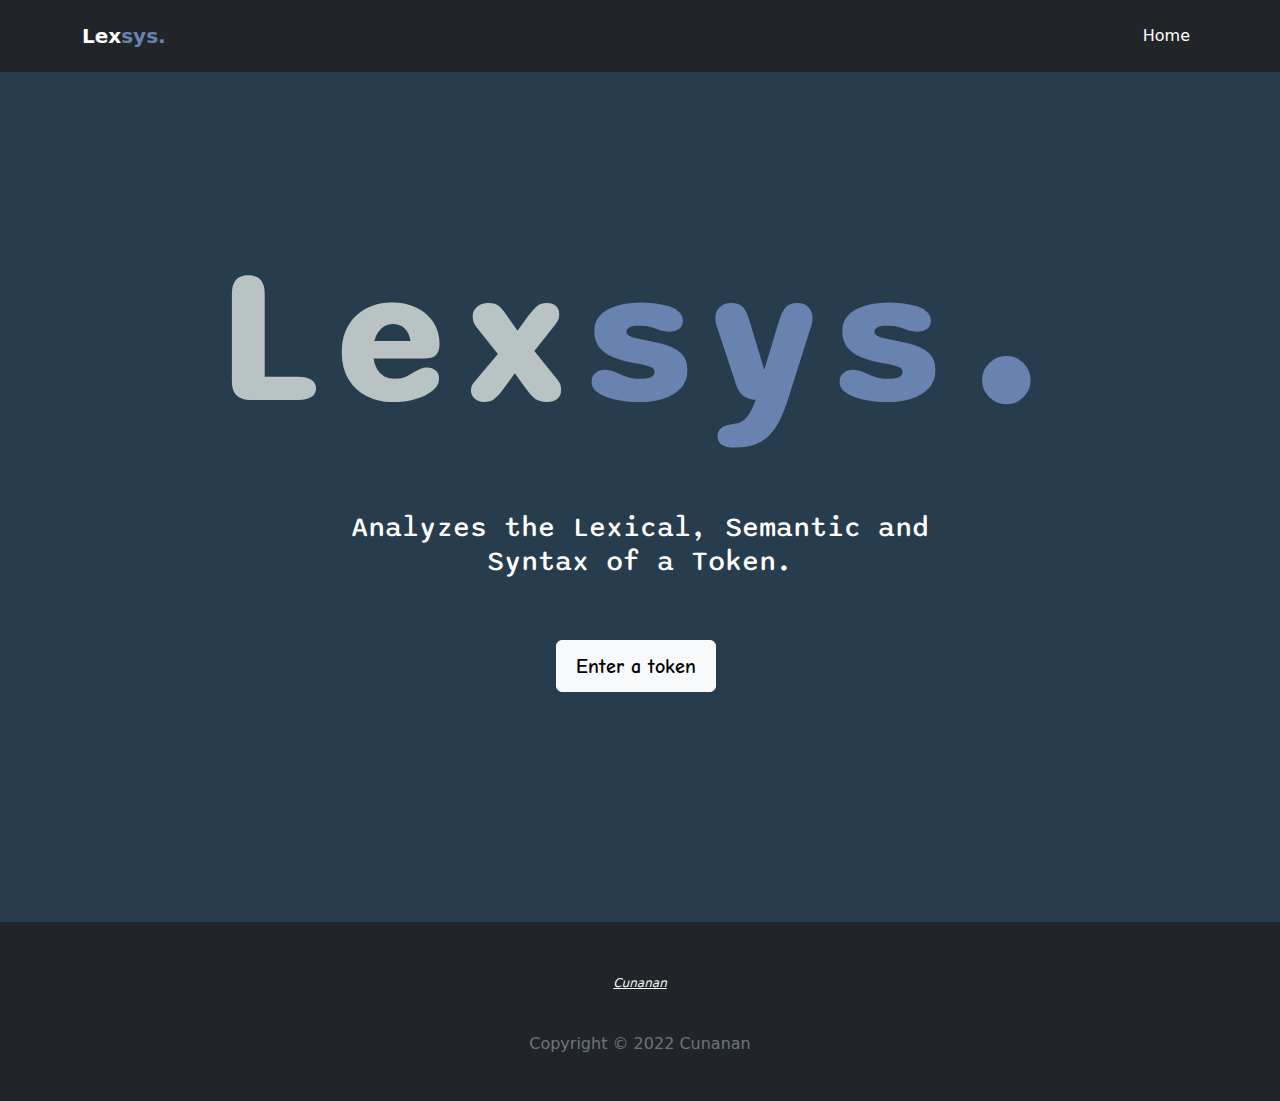
<file: index.html>
<!DOCTYPE html>
<html lang="en">

<head>
    <meta charset="utf-8">
    <meta name="viewport" content="width=device-width, initial-scale=1.0, shrink-to-fit=no">
    <title>LSS</title>
    <!--Bootstrap location not CDN-->
    <link rel="stylesheet" href="assets/css/styles.css">
    <link rel="stylesheet" href="assets/bootstrap/css/bootstrap.min.css">
    <link rel="stylesheet" href="assets/css/Navbar-Right-Links-Dark-icons.css">
    <link rel="icon" href="assets/images/favicon.ico">
    <!--Icons-->
    <link rel="stylesheet" href="https://cdnjs.cloudflare.com/ajax/libs/font-awesome/6.2.1/css/all.min.css"
        integrity="sha512-MV7K8+y+gLIBoVD59lQIYicR65iaqukzvf/nwasF0nqhPay5w/9lJmVM2hMDcnK1OnMGCdVK+iQrJ7lzPJQd1w=="
        crossorigin="anonymous" referrerpolicy="no-referrer" />
    <!--Fonts-->
    <link rel="preconnect" href="https://fonts.googleapis.com">
    <link rel="preconnect" href="https://fonts.gstatic.com" crossorigin>
    <link
        href="https://fonts.googleapis.com/css2?family=Comic+Neue:ital,wght@0,700;1,700&family=Dancing+Script:wght@600&family=Kaushan+Script&family=League+Spartan:wght@500&family=Nerko+One&family=Quicksand&family=Rubik+Mono+One&family=Satisfy&family=Sono:wght@300;400&display=swap"
        rel="stylesheet">
    <link
        href="https://fonts.googleapis.com/css2?family=Comic+Neue:ital,wght@0,700;1,700&family=Dancing+Script:wght@600&family=Kaushan+Script&family=Nerko+One&family=Rubik+Mono+One&family=Satisfy&family=Sono:wght@300;400&display=swap"
        rel="stylesheet">


</head>

<body>
    <nav class="navbar navbar-dark navbar-expand-md bg-dark py-3" style="margin-bottom: 0px;margin-top: 0px;">
        <div class="container"><a class="navbar-brand d-flex align-items-center" href="index.html"><strong>Lex<span
                        class="span1">sys.</span></strong></a><button data-bs-toggle="collapse" class="navbar-toggler"
                data-bs-target="#navcol-5"><span class="visually-hidden">Toggle navigation</span><span
                    class="navbar-toggler-icon"></span></button>
            <div class="collapse navbar-collapse" id="navcol-5">
                <ul class="navbar-nav ms-auto">
                    <li class="nav-item"><a class="nav-link active" href="index.html">Home</a></li>
                    
                </ul>
            </div>
        </div>
    </nav>

    <section class="py-4 py-xl-5">
        <div class="container">
            <div class="text-center p-4 p-lg-5"
                style="margin-top: 0px;margin-bottom: 0px;padding-bottom: 0px;padding-top: 0px;">
                <h1 class="fw-bold mb-4" id="head">Lex<span class="span1">sys.</span></h1>
                <br>
                <h3 style="margin-top:5px;">Analyzes the Lexical, Semantic
                    and <br> Syntax of a Token.</h3>
                <br>
                <a href="workspace.html"><button class="btn btn-light fs-5 me-2 py-2 px-10"
                        style="margin-bottom:60px;margin-top:30px;" type="button"><span class="span3">Enter a
                            token</span></button></a>
            </div>
        </div>
    </section>
    <script src="assets/bootstrap/js/bootstrap.min.js"></script>
</body>
<footer class="text-center bg-dark">
    <div class="container text-white py-4 py-lg-5">
      <ul class="list-inline">
        <li class="list-inline-item me-12"><a class="link-light" href="https://github.com/drew-byte"><i
              class="fa-brands fa-github fa-2xl"> <span class="span2">Cunanan</span></i></a></li>
      </ul>
      <br>
      <h6 class="text-muted mb-0" id="copyright">Copyright © 2022 Cunanan</h6>
    </div>
  </footer>

</html>
</file>
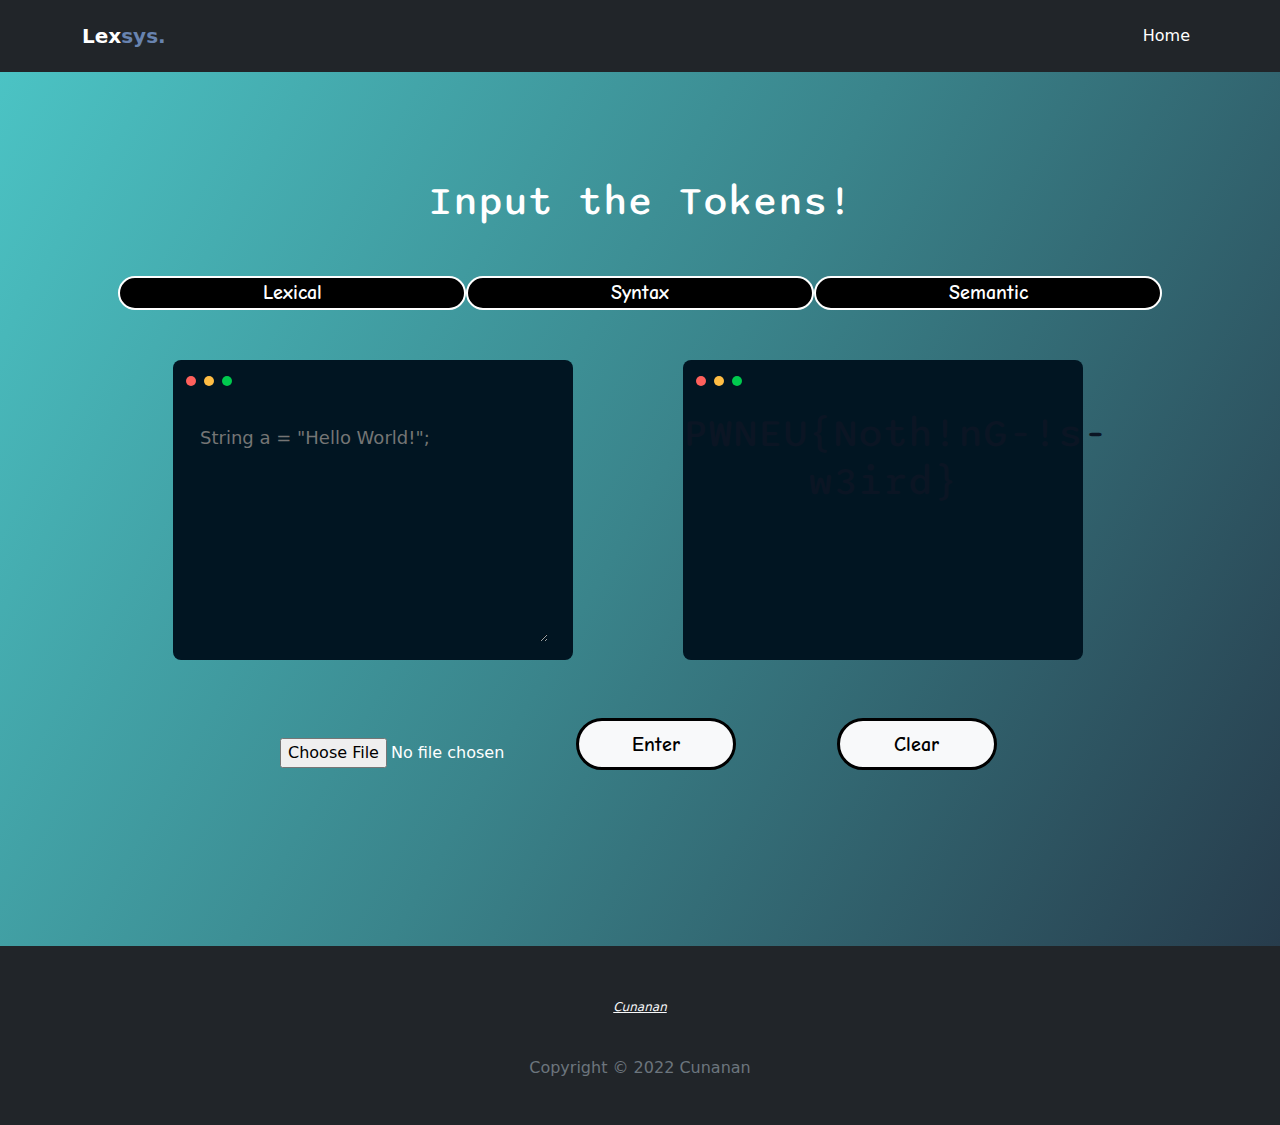
<file: workspace.html>
<!DOCTYPE html>
<html lang="en">

<head>
    <meta charset="utf-8">
    <meta name="viewport" content="width=device-width, initial-scale=1.0, shrink-to-fit=no">
    <title>LSS</title>
    <!--Bootstrap location not CDN-->
    <link rel="stylesheet" href="assets/css/styles.css">
    <link rel="stylesheet" href="assets/bootstrap/css/bootstrap.min.css">
    <link rel="stylesheet" href="assets/css/Navbar-Right-Links-Dark-icons.css">
    <link rel="icon" href="assets/images/favicon.ico">
    <!--Icons-->
    <link rel="stylesheet" href="https://cdnjs.cloudflare.com/ajax/libs/font-awesome/6.2.1/css/all.min.css"
        integrity="sha512-MV7K8+y+gLIBoVD59lQIYicR65iaqukzvf/nwasF0nqhPay5w/9lJmVM2hMDcnK1OnMGCdVK+iQrJ7lzPJQd1w=="
        crossorigin="anonymous" referrerpolicy="no-referrer" />
    <!--Fonts-->
    <link rel="preconnect" href="https://fonts.googleapis.com">
    <link rel="preconnect" href="https://fonts.gstatic.com" crossorigin>
    <link
        href="https://fonts.googleapis.com/css2?family=Comic+Neue:ital,wght@0,700;1,700&family=Dancing+Script:wght@600&family=Kaushan+Script&family=League+Spartan:wght@500&family=Nerko+One&family=Quicksand&family=Rubik+Mono+One&family=Satisfy&family=Sono:wght@300;400&display=swap"
        rel="stylesheet">
    <link
        href="https://fonts.googleapis.com/css2?family=Comic+Neue:ital,wght@0,700;1,700&family=Dancing+Script:wght@600&family=Kaushan+Script&family=Nerko+One&family=Rubik+Mono+One&family=Satisfy&family=Sono:wght@300;400&display=swap"
        rel="stylesheet">
</head>

<body>
    <nav class="navbar navbar-dark navbar-expand-md bg-dark py-3" style="margin-bottom: 0px;margin-top: 0px;">
        <div class="container"><a class="navbar-brand d-flex align-items-center" href="index.html"><strong>Lex<span
                        class="span1">sys.</span></strong></a><button data-bs-toggle="collapse" class="navbar-toggler"
                data-bs-target="#navcol-5"><span class="visually-hidden">Toggle navigation</span><span
                    class="navbar-toggler-icon"></span></button>
            <div class="collapse navbar-collapse" id="navcol-5">
                <ul class="navbar-nav ms-auto">
                    <li class="nav-item"><a class="nav-link active" href="index.html">Home</a></li>
                    
                </ul>
            </div>
        </div>
    </nav>
    <section class="py-4 py-xl-5" id="program">
        <div class="container text-center">
            <div class="text-center p-4 p-lg-5"
                style="margin-top: 10px;margin-bottom: 20px;padding-bottom: 0px;padding-top: 0px;">

                <h1 style="margin-bottom: 50px;" class="h1-workspace">Input the Tokens!</h1>


                <div class="row text-center">
                    <div class="col col-lg-4" id="lexiBG"
                        style="background-color: black;border:2px solid;border-radius:40px;">
                        <span class="span3">Lexical</span>
                    </div>
                    <div class="col col-lg-4" id="synBG"
                        style="background-color: black;border:2px solid;border-radius:40px">
                        <span class="span3">Syntax</span>
                    </div>
                    <div class="col col-lg-4" id="semBG"
                        style="background-color: black;border:2px solid;border-radius:40px">
                        <span class="span3">Semantic</span>
                    </div>


                    <div class="row">
                        <div class="col col-lg-6 col-sm-12" style="padding-top: 50px;">
                            <div id="card">
                                <div id="tools">
                                    <div id="circle">
                                        <span class="red box"></span>
                                    </div>
                                    <div id="circle">
                                        <span class="yellow box"></span>
                                    </div>
                                    <div id="circle">
                                        <span class="green box"></span>
                                    </div>
                                </div>
                                <div id="card__content">
                                    <textarea class="textarea" name="" id="lexi"
                                        placeholder='String a = "Hello World!";'></textarea>
                                </div>
                            </div>
                        </div>
                        <div class="col col-lg-6 col-sm-12" style="padding-top: 50px;">
                            <div id="card">
                                <div id="tools">
                                    <div id="circle">
                                        <span class="red box"></span>
                                    </div>
                                    <div id="circle">
                                        <span class="yellow box"></span>
                                    </div>
                                    <div id="circle">
                                        <span class="green box"></span>
                                    </div>
                                </div>
                                <div id="card__content">
                                    <h6 id="cardOutput"></h6>
                                    <h1 style="color:#0b1524;">PWNEU{Noth!nG-!s-w3ird}<h1>
                                </div>
                            </div>
                        </div>
                    </div>
                </div>
                <br>
                <br>
                <div class="row">

                    <div class="col col-lg-3 text-center" style="margin-top: 30px;margin-left:150px">
                        <input type="file" id="upload">
                        


                    </div>

                    <div class="col col-lg-3">
                        <button onclick="getChecked()" class="btn btn-light fs-5 me-2 py-2 px-10"
                            style="margin-bottom:60px;margin-top:10px;border-radius:40px;border:3px solid" type="button"><span
                                class="span3">Enter</span></button>
                    </div>

                    <div class="col col-lg-3">
                        <a href="workspace.html"><button class="btn btn-light fs-5 me-2 py-2 px-10"
                                style="margin-bottom:60px;margin-top:10px;border-radius:40px;border:3px solid" type="button"><span
                                    class="span3">Clear</span></button></a>
                    </div>
                </div>
            </div>
        </div>
    </section>
    <script src="assets/bootstrap/js/checker.js"></script>
    <script src="assets/bootstrap/js/fileChecker.js"></script>
    <script src="assets/bootstrap/js/bootstrap.min.js"></script>
</body>
<footer class="text-center bg-dark">
    <div class="container text-white py-4 py-lg-5">
      <ul class="list-inline">
        <li class="list-inline-item me-12"><a class="link-light" href="https://github.com/drew-byte"><i
              class="fa-brands fa-github fa-2xl"> <span class="span2">Cunanan</span></i></a></li>
      </ul>
      <br>
      <h6 class="text-muted mb-0" id="copyright">Copyright © 2022 Cunanan</h6>
    </div>
  </footer>

</html>
</file>
<file: assets/css/styles.css>
#head {
    font-size: 200px;
    margin-top: 50px;
    margin-bottom: 10px;
    color: #bac3c3;
}

.span1 {
    color: #6883af;
}

.span2 {
    text-decoration: none;
    font-size: 12px;
}

.span3 {
    font-size: 20px;
    font-weight: bold;
    font-family: 'Comic Neue', cursive;

}

section {
    color: rgb(255, 255, 255);
    height: 850px;
    background: #273c4c;
}

h1 {
    font-size: 350px;
    font-family: 'Comic Neue', cursive;
    font-family: 'Dancing Script', cursive;
    font-family: 'Kaushan Script', cursive;
    font-family: 'Nerko One', cursive;
    font-family: 'Rubik Mono One', sans-serif;
    font-family: 'Satisfy', cursive;
    font-family: 'Sono', sans-serif;
}

h3 {
    font-size: 30px;
    font-family: 'Comic Neue', cursive;
    font-family: 'Dancing Script', cursive;
    font-family: 'Kaushan Script', cursive;
    font-family: 'Nerko One', cursive;
    font-family: 'Rubik Mono One', sans-serif;
    font-family: 'Satisfy', cursive;
    font-family: 'Sono', sans-serif;
}

button {
    --color: #6883af;
    font-family: inherit;
    display: inline-block;
    width: 8em;
    height: 2.6em;
    line-height: 2.5em;
    margin: 20px;
    position: relative;
    overflow: hidden;
    border: 2px solid var(--color);
    transition: color .5s;
    z-index: 1;
    font-size: 17px;
    border-radius: 6px;
    font-weight: 500;
    color: var(--color);
}

button:before {
    content: "";
    position: absolute;
    z-index: -1;
    background: var(--color);
    height: 150px;
    width: 200px;
    border-radius: 50%;
}

button:hover {
    color: #fff;
}

button:before {
    top: 100%;
    left: 100%;
    transition: all .7s;
}

button:hover:before {
    top: -30px;
    left: -30px;
}

button:active:before {
    background: #fff;
    transition: background 0s;
}

#program {
    background: linear-gradient(120deg, #4bc3c4, #3a848b, #273c4c);
    height: auto;
}

p {
    opacity: 0;
    transition: all 0.5s;
}

#card {
    width: 400px;
    height: 300px;
    margin: 0 auto;
    background-color: #011522;
    border-radius: 8px;
    z-index: 1;
}

#tools {
    display: flex;
    align-items: center;
    padding: 9px;
}

#circle {
    padding: 0 4px;
}

.box {
    display: inline-block;
    align-items: center;
    width: 10px;
    height: 10px;
    padding: 1px;
    border-radius: 50%;
}

.red {
    background-color: #ff605c;
}

.yellow {
    background-color: #ffbd44;
}

.green {
    background-color: #00ca4e;
}

.card1 {
    width: 250px;
    height: 350px;
    background: #336a74;
    border-radius: 50px;
    text-align: center;
    color: #fff;
    font-family: inherit;
    z-index: 1;
}

.img {
    display: flex;
    margin: 100px auto 20px auto;
    width: 100px;
    height: 100px;
    border: 1px solid #000;
    border-radius: 50%;
    font-size: 11px;
    justify-content: center;
    align-items: center;
    transition: all 0.5s;
    z-index: 99;
    background-color: #152f50;
}

.head {
    text-align: center;
    padding: 10px;
    font-size: 20px;
}

.heading {
    text-align: center;
    padding: 10px;
    font-weight: 500;
    font-size: 18px;
}

svg {
    padding: 0 5px;
    cursor: pointer;
}

.card1:hover .img {
    transform: scale(1.1);
    border: 1px solid #f0f0f0;
}

.card1:hover h1,
.card1:hover p {
    opacity: 1;
}

.textarea {
    margin-top: 20px;
    height: 220px;
    width: 350px;
    border: 0px;
    background-color: transparent;
    color: #fff;
    font-size: 18px;
    outline: none;
}


@keyframes curbl {

    0% {
        background: #ffffff;
    }

    49% {
        background: #ffffff;
    }

    60% {
        background: transparent;
    }

    99% {
        background: transparent;
    }

    100% {
        background: #ffffff;
    }
}

@media (max-width:765px) {
    #head {
        font-size: 100px;
    }


}

@media (max-width:400px) {
    #head {
        font-size: 80px;
    }

    h3 {
        font-size: 10px;
    }

    #card {
        width: 250px;
        height: 250px;
    }

    .textarea {

        height: 160px;
        width: 200px;

    }

    .span2 {
        font-size: 8px;
    }


}

@media (max-width:412px) {
    #head {
        font-size: 80px;
    }

    h3 {
        font-size: 10px;
    }

    #card {
        width: 250px;
        height: 250px;
    }

    .textarea {

        height: 160px;
        width: 200px;

    }

    .span2 {
        font-size: 8px;
    }


}

@media (max-width:991px) {
    #card {
        margin-bottom: 20px;

    }

    .card1 {
        width: 200px;
        height: 250;
    }

}

@media (max-width:360px) {
    #head {
        font-size: 50px;
    }

    h3 {
        font-size: 10px;
    }
}
</file>
<file: assets/css/Navbar-Right-Links-Dark-icons.css>
.bs-icon {
  --bs-icon-size: .75rem;
  display: flex;
  flex-shrink: 0;
  justify-content: center;
  align-items: center;
  font-size: var(--bs-icon-size);
  width: calc(var(--bs-icon-size) * 2);
  height: calc(var(--bs-icon-size) * 2);
  color: var(--bs-primary);
}

.bs-icon-xs {
  --bs-icon-size: 1rem;
  width: calc(var(--bs-icon-size) * 1.5);
  height: calc(var(--bs-icon-size) * 1.5);
}

.bs-icon-sm {
  --bs-icon-size: 1rem;
}

.bs-icon-md {
  --bs-icon-size: 1.5rem;
}

.bs-icon-lg {
  --bs-icon-size: 2rem;
}

.bs-icon-xl {
  --bs-icon-size: 2.5rem;
}

.bs-icon.bs-icon-primary {
  color: var(--bs-white);
  background: var(--bs-primary);
}

.bs-icon.bs-icon-primary-light {
  color: var(--bs-primary);
  background: rgba(var(--bs-primary-rgb), .2);
}

.bs-icon.bs-icon-semi-white {
  color: var(--bs-primary);
  background: rgba(255, 255, 255, .5);
}

.bs-icon.bs-icon-rounded {
  border-radius: .5rem;
}

.bs-icon.bs-icon-circle {
  border-radius: 50%;
}
</file>
